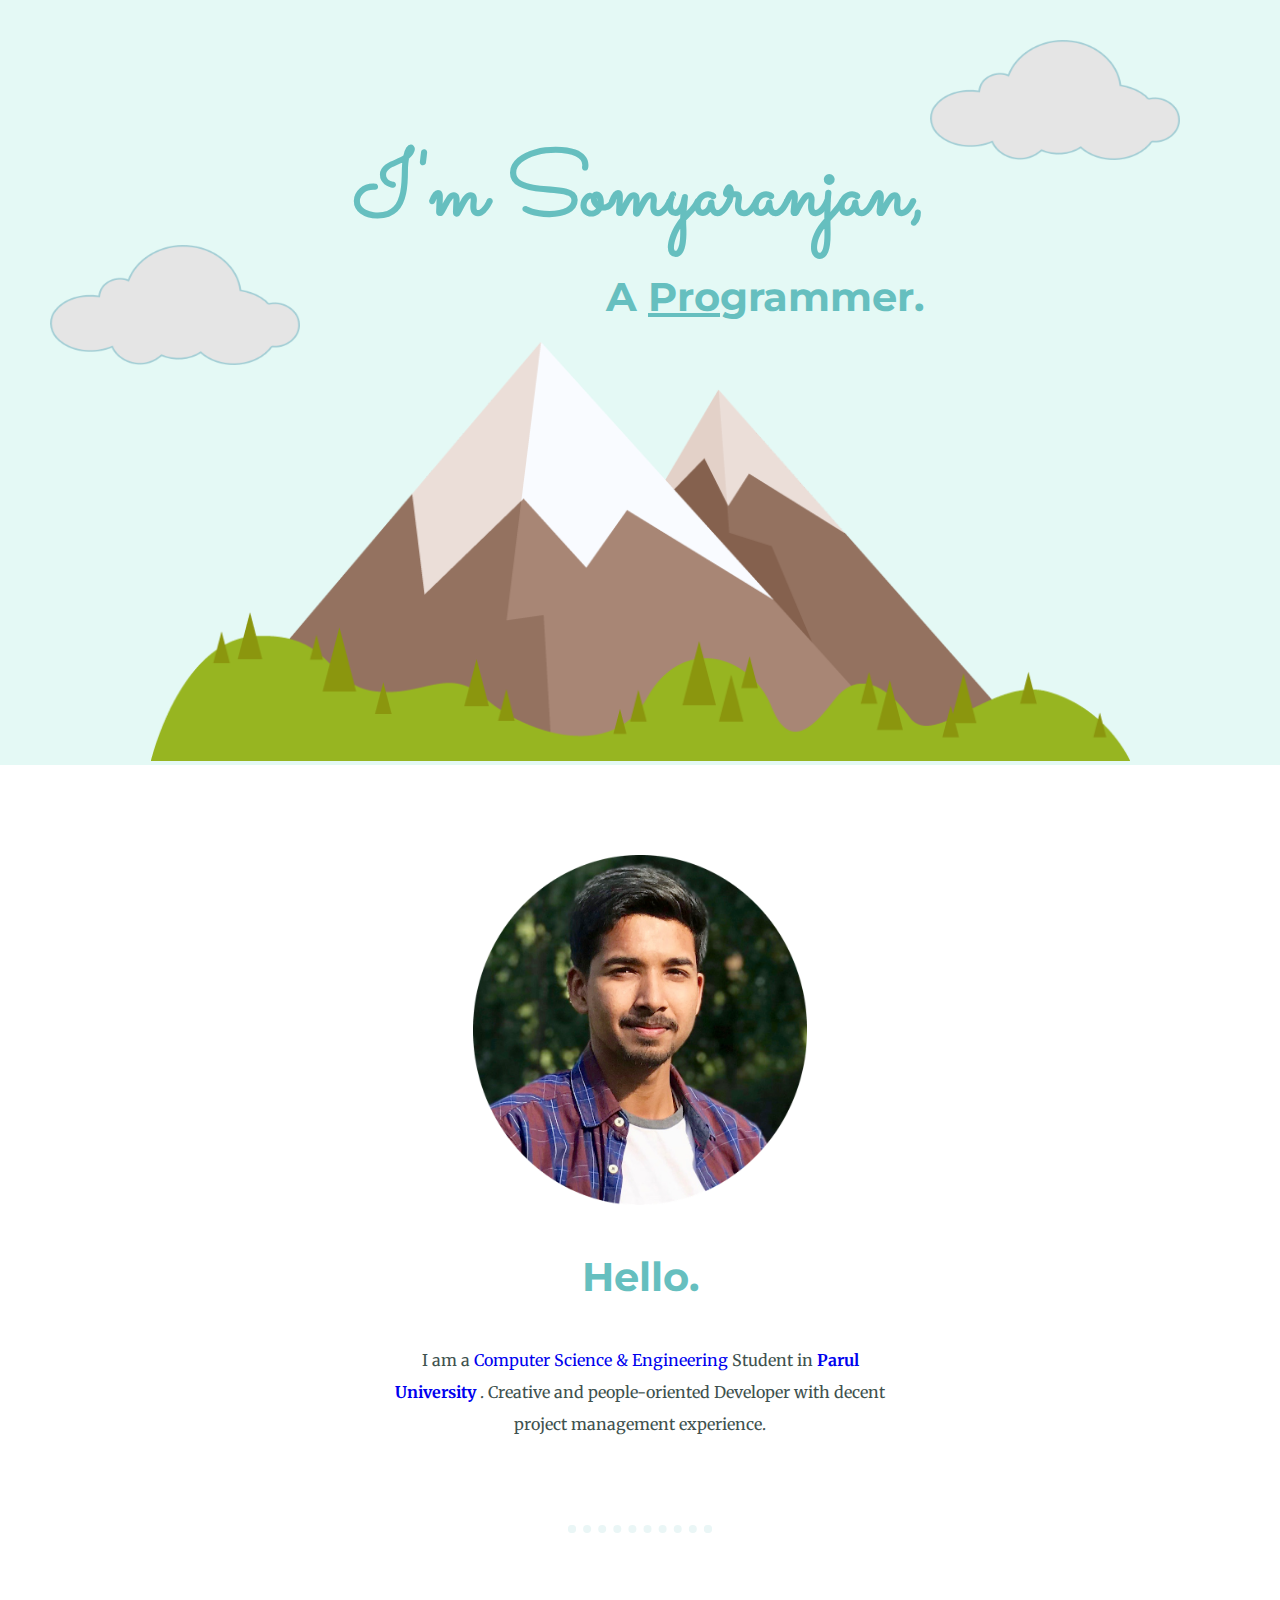
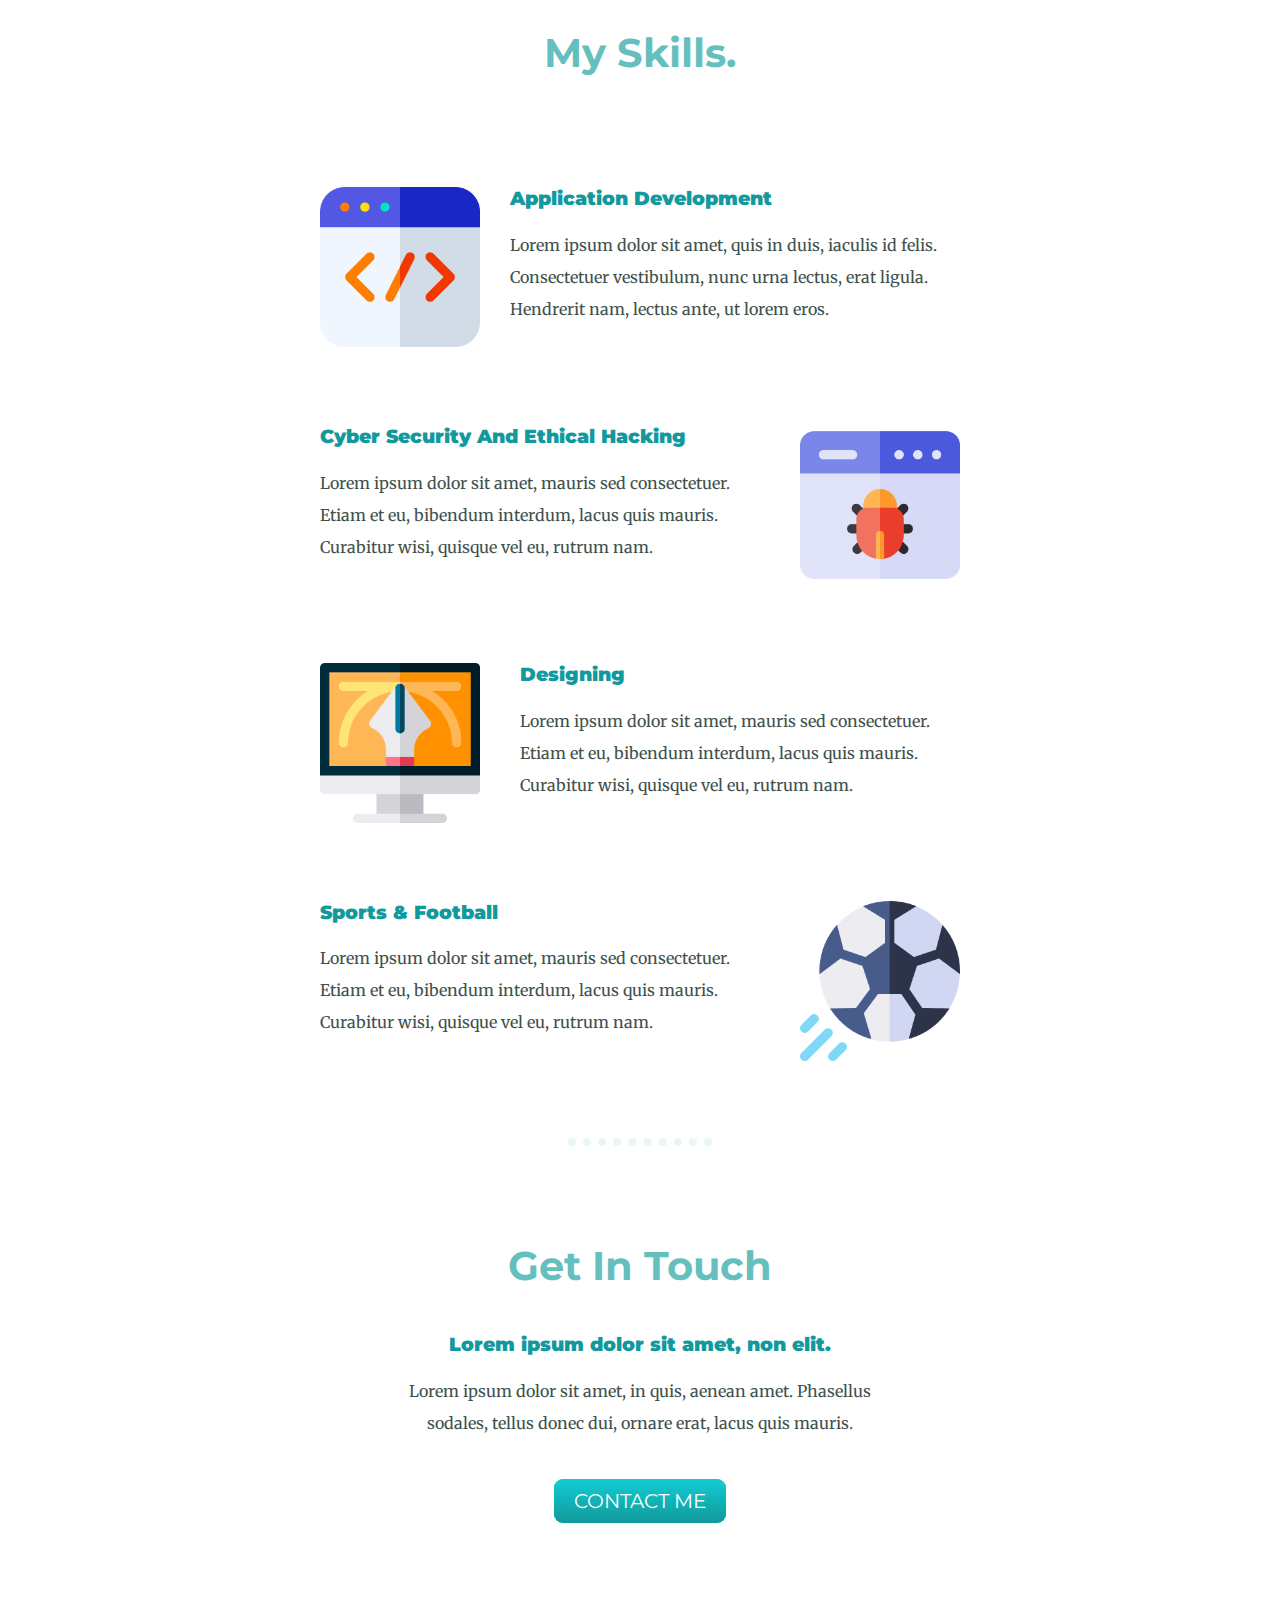
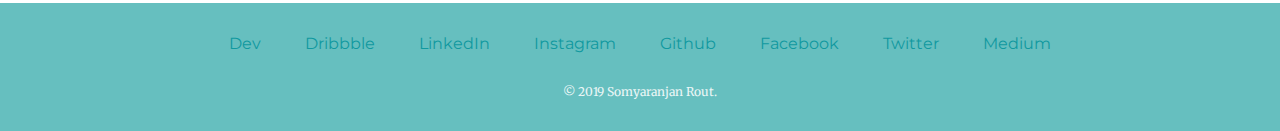
<file: index.html>
<!DOCTYPE html>
<html lang="en" dir="ltr">

  <head>
    <meta charset="utf-8">
    <title>❮/ Somyaranjan Rout❯</title>
  </head>

  <link rel="stylesheet" href="style.css">
  <link rel="icon" href="Images/Profile Pic.png">
  <link href="https://fonts.googleapis.com/css?family=Merriweather|Montserrat|Sacramento" rel="stylesheet">

  <body>

    <div class="top">

    <img class="top-cloud" src="Images/cloud.png" alt="cloud" />
      <h1>I'm Somyaranjan,</h1>
      <h2 class="program">A <span class="pro">Pro</span>grammer.           </h2>
    <img class="bottom-cloud" src="Images/cloud.png" alt="cloud" />
    <img class="mountain" src="Images/mountain.png" alt="Light House" />

    </div>

    <div class="middle-container">
      <div class="profile">
        <img src="Images/Profile Pic.png" alt="Profile Pictures" style="height:350px">
        <h2>Hello.</h2>
          <p class="intro">I am a
            <a class="links" href="https://en.wikipedia.org/wiki/Computer_Science_and_Engineering">Computer Science & Engineering</a>
            Student in
            <strong> <a class="links" href="http://www.paruluniversity.ac.in/home/">Parul University</a> </strong>.
            Creative and people-oriented Developer with decent project management experience.
            
          </p>
      </div>
      <hr>
      <div class="skills">
        <h2>My Skills.</h2>
        <div class="skill-row">
          <img class="dev" src="Images/coding.png" alt="Coding Icon">
          <h3>Application Development</h3>
          <p>Lorem ipsum dolor sit amet, quis in duis, iaculis id felis. Consectetuer vestibulum, nunc urna lectus, erat ligula. Hendrerit nam, lectus ante, ut lorem eros.</p>
        </div>
        <div class="skill-row">
          <img class="comp" src="Images/hacked.png" alt="Hacked Icon">
          <h3>Cyber Security And Ethical Hacking</h3>
          <p>Lorem ipsum dolor sit amet, mauris sed consectetuer. Etiam et eu, bibendum interdum, lacus quis mauris. Curabitur wisi, quisque vel eu, rutrum nam.</p>
        </div>
        <div class="skill-row">
          <img class="edit" src="Images/art-and-design.png" alt="Art and design Icon">
          <h3>Designing</h3>
          <p>Lorem ipsum dolor sit amet, mauris sed consectetuer. Etiam et eu, bibendum interdum, lacus quis mauris. Curabitur wisi, quisque vel eu, rutrum nam.</p>
        </div>
        <div class="skill-row">
          <img class="football" src="Images/football.png" alt="Football  Icon">
          <h3>Sports & Football</h3>
          <p>Lorem ipsum dolor sit amet, mauris sed consectetuer. Etiam et eu, bibendum interdum, lacus quis mauris. Curabitur wisi, quisque vel eu, rutrum nam.</p>
        </div>
      </div>
      <hr>
      <div class="contact-me">
        <h2>Get In Touch</h2>
        <h3>Lorem ipsum dolor sit amet, non elit.</h3>
        <p class="contact">Lorem ipsum dolor sit amet, in quis, aenean amet. Phasellus sodales, tellus donec dui, ornare erat, lacus quis mauris.</p>
        <a class="btn" href="mailto:somyaranjanmac1@gmail.com">CONTACT ME</a>
      </div>
    </div>


    <div class="bottom-container">
      <a class="footer-link" href="https://dev.to/somyaranjan26">Dev</a>
      <a class="footer-link" href="https://dribbble.com/somyaranjan26">Dribbble</a>
      <a class="footer-link" href="https://www.linkedin.com/in/somyaranjan-rout-09a098120/">LinkedIn</a>
      <a class="footer-link" href="https://www.instagram.com/somyaranjan_26/?hl=en">Instagram</a>
      <a class="footer-link" href="https://github.com/somyaranjan26">Github</a>
      <a class="footer-link" href="https://www.facebook.com/somyaranjancr7">Facebook</a>
      <a class="footer-link" href="https://twitter.com/somyaranjancr7">Twitter</a>
      <a class="footer-link" href="https://medium.com/@somyaranjancr7">Medium</a>
      <p class="copyright">© 2019 Somyaranjan Rout.</p>
    </div>


  </body>
</html>
</file>
<file: style.css>
body {
  color: #40514E;
  font-family: 'Merriweather', serif;
  margin: 0;
  text-align: center;
}

h1 {
  color: #66BFBF;
  font-family: 'Sacramento', cursive;
  font-size: 5.625rem;
  margin: 50px auto 0 auto;
}

h2 {
  color: #66BFBF;
  font-family: 'Montserrat', sans-serif;
  font-size: 2.5rem;
  font-weight: bold;
  padding: 10px;
}

h3 {
  color: #11999E;
  font-family: 'Montserrat', sans-serif;
  font-weight: 900;
}

p {
  line-height: 2;
}

hr {
  border: dotted #EAF6F6 8px;
  border-bottom: none;
  margin: 85px auto;
  width: 10%;
}

.program {
   margin: auto 0 auto 250px;
}

.pro {
  text-decoration: underline;
}

.top {
  background-color: #E4F9F5;
  padding-top : 80px;
  position: relative;
}

.middle-container {
  margin: 90px 0;
}

.bottom-container {
  background-color: #66BFBF;
  padding: 30px 0 10px;
}

.top-cloud {
  right: 100px;
  top: 40px;
  position: absolute;
  width: 250px;
  height: 120px;
}

.bottom-cloud {
  bottom: 400px;
  left: 50px;
  position: absolute;
  width: 250px;
  height: 120px;

}
.mountain {
  height: 100%;
  padding-top: 10px;
  width: 980px;
}

.intro {
  margin: auto;
  width: 40%;
}

.links {
  text-decoration: none;
}

.skill-row {
  margin: 100px auto 100px auto;
  text-align: left;
  width: 50%;
}

.dev {
  float: left;
  margin-bottom: 2.5px;
  margin-right: 30px;
  width: 25%;
}

.comp {
  float: right;
  margin-bottom: 2.5px;
  margin-left: 30px;
  width: 25%;
}

.edit {
  float: left;
  margin-bottom: 2.5px;
  margin-right: 40px;
  width: 25%;
}

.football {
  float: right;
  margin-bottom: 2.5px;
  margin-left: 30px;
  width: 25%;
}

.contact {
  margin: 10px auto 50px;
  width: 40%;
}

.btn {
  background: #11cdd4;
  background-image: -webkit-linear-gradient(top, #11cdd4, #11999a);
  background-image: -moz-linear-gradient(top, #11cdd4, #11999a);
  background-image: -ms-linear-gradient(top, #11cdd4, #11999a);
  background-image: -o-linear-gradient(top, #11cdd4, #11999a);
  background-image: linear-gradient(to bottom, #11cdd4, #11999a);
  -webkit-border-radius: 9;
  -moz-border-radius: 9;
  border-radius: 9px;
  font-family: 'Montserrat', sans-serif;
  color: #ffffff;
  font-size: 20px;
  padding: 10px 20px 10px 20px;
  text-decoration: none;
}

.btn:hover {
  background: #30e3bc;
  background-image: -webkit-linear-gradient(top, #30e3bc, #2bc4ad);
  background-image: -moz-linear-gradient(top, #30e3bc, #2bc4ad);
  background-image: -ms-linear-gradient(top, #30e3bc, #2bc4ad);
  background-image: -o-linear-gradient(top, #30e3bc, #2bc4ad);
  background-image: linear-gradient(to bottom, #30e3bc, #2bc4ad);
  text-decoration: none;
}

.footer-link {
  color: #11999F;
  font-family: 'Montserrat', sans-serif;
  margin: 10px 20px;
  text-decoration: none;
}

.footer-link:hover {
  color: #EAF6F6;
}

.copyright {
  color: #EAF6F6;
  font-size: 0.75rem;
  padding: 15px 0 5px 0;
}
</file>
